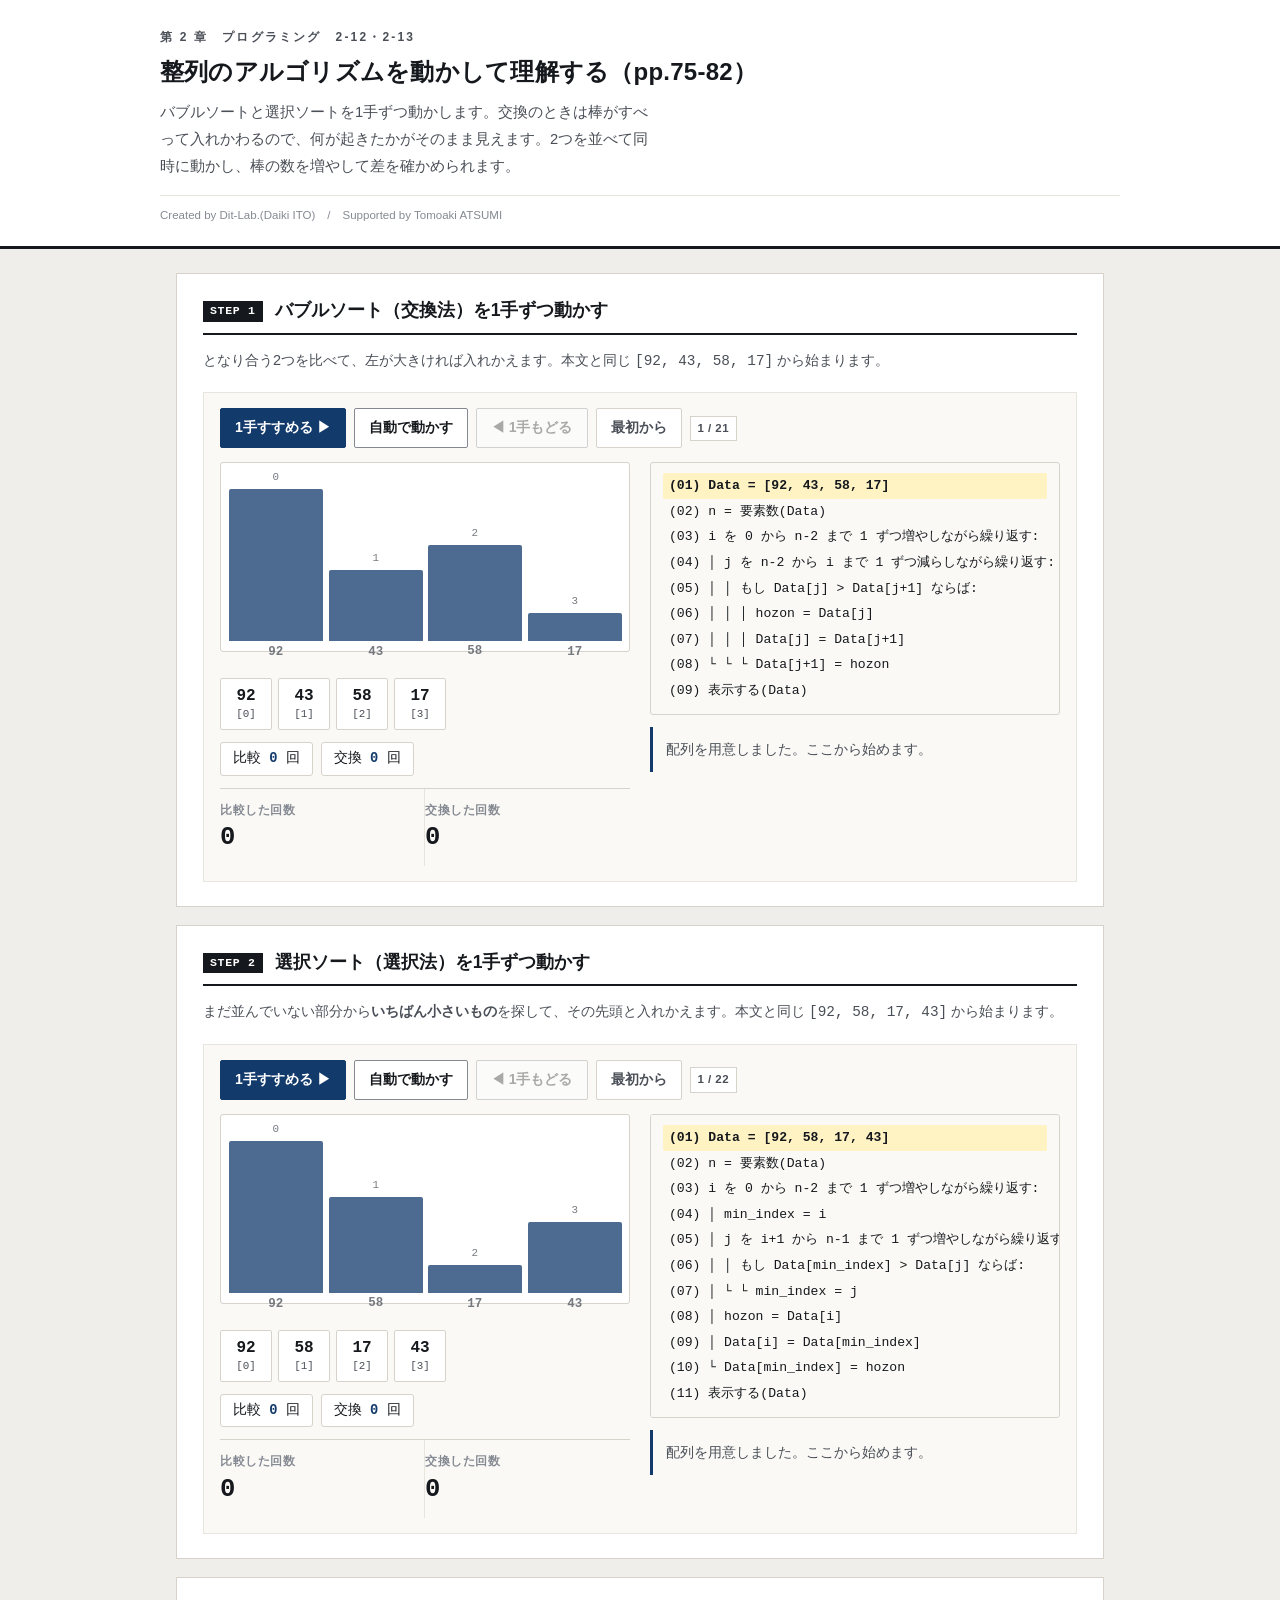
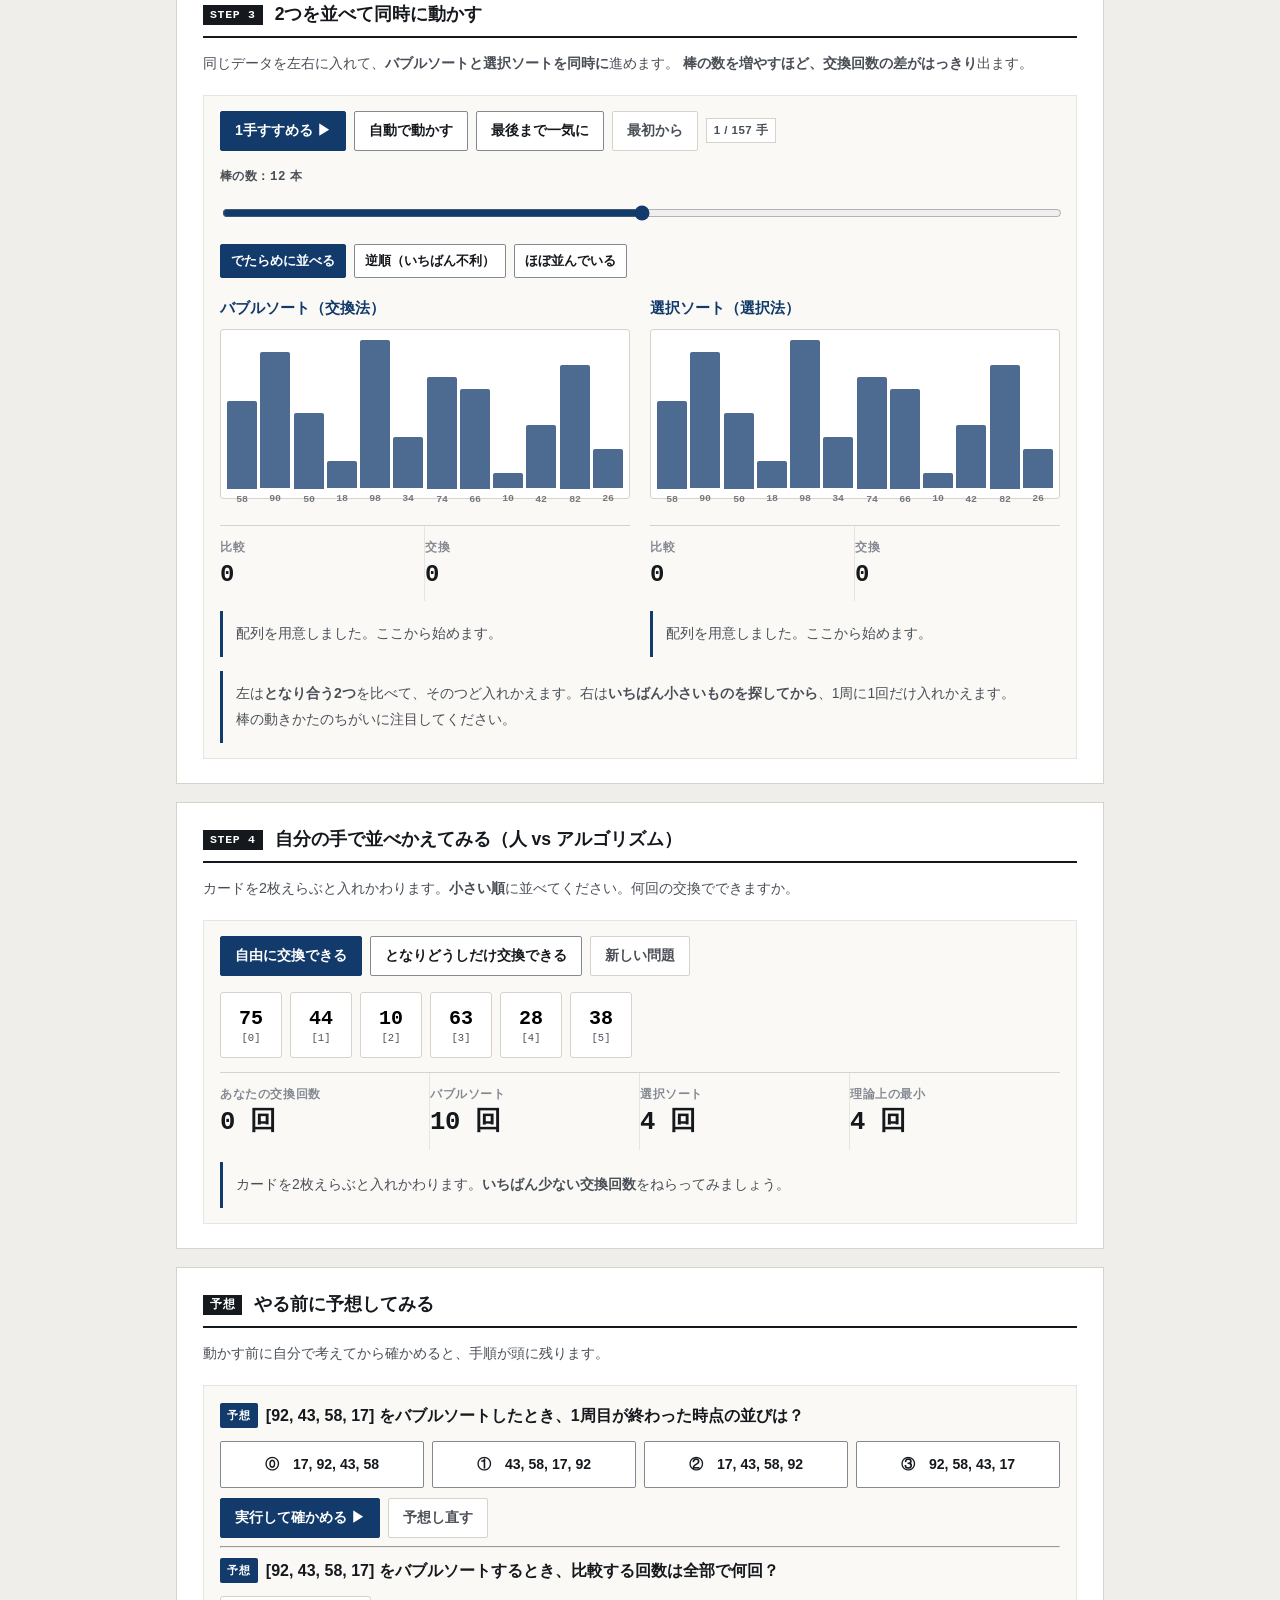
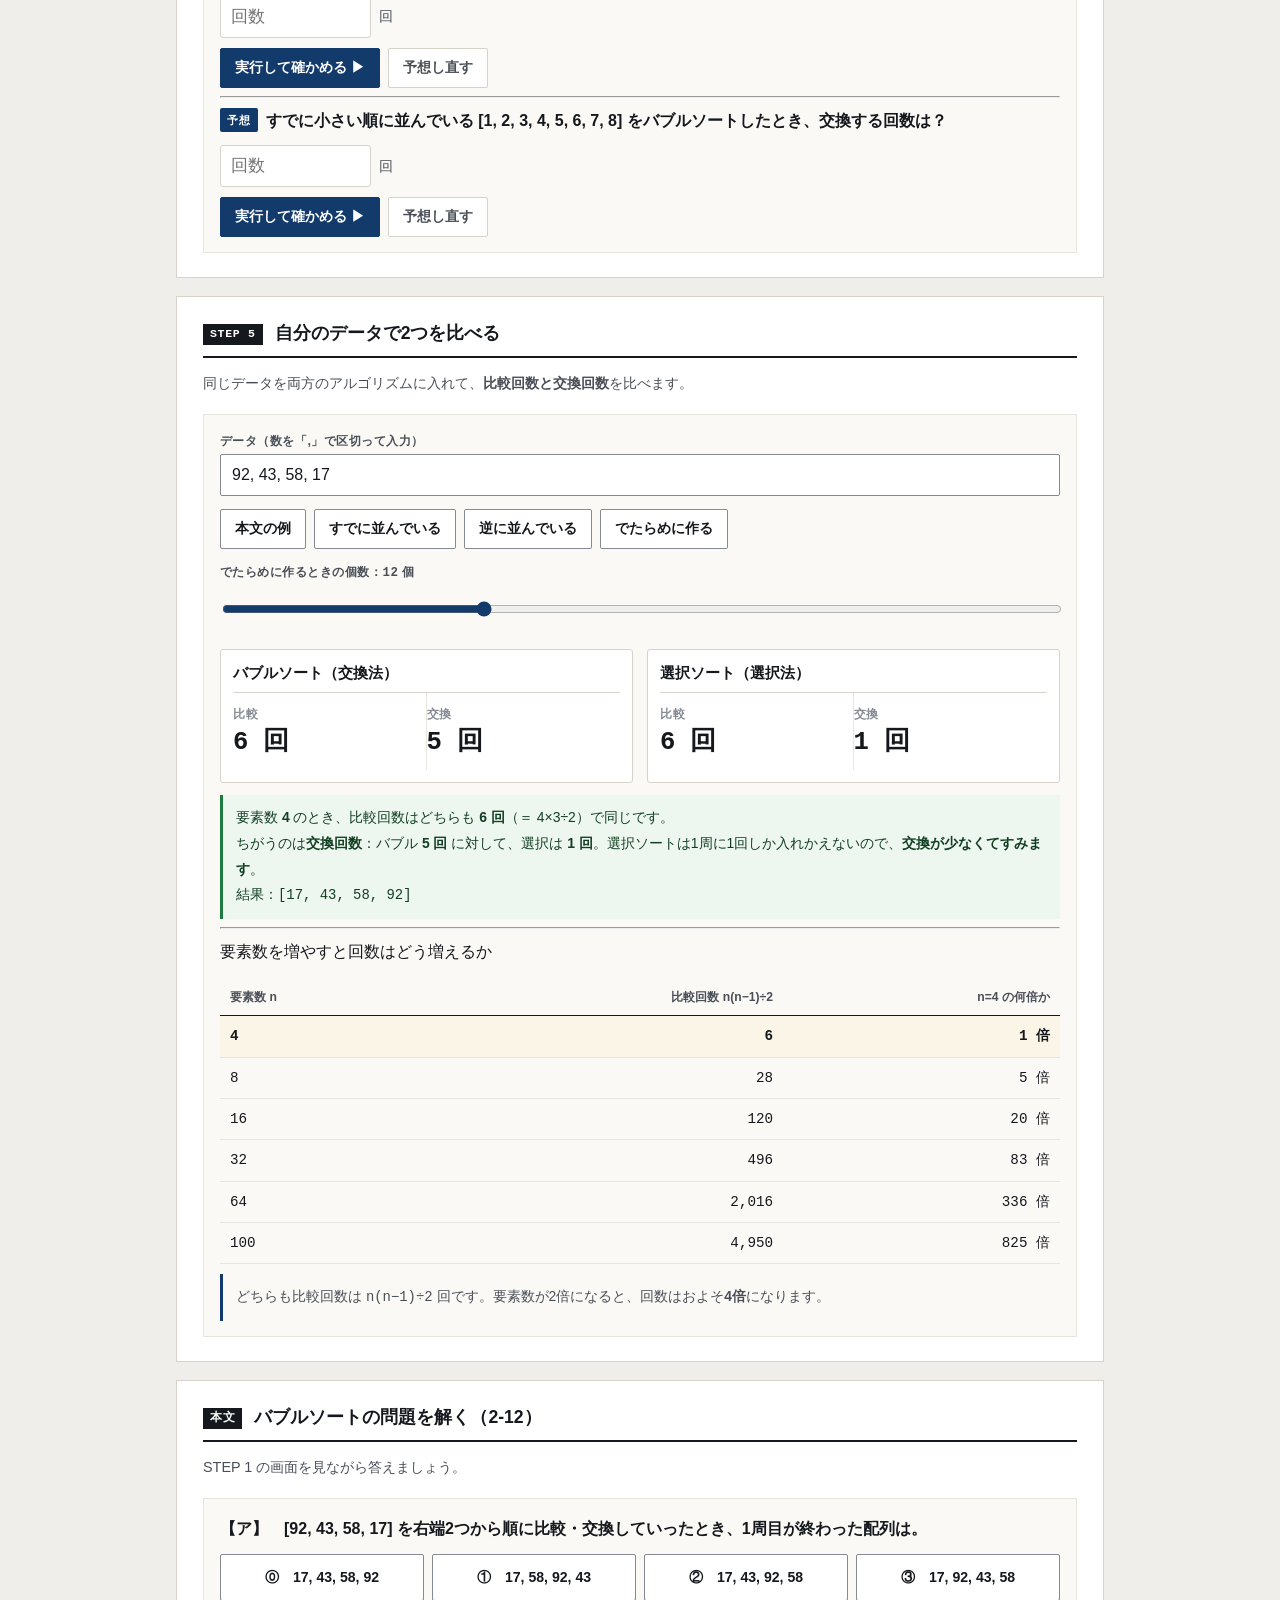
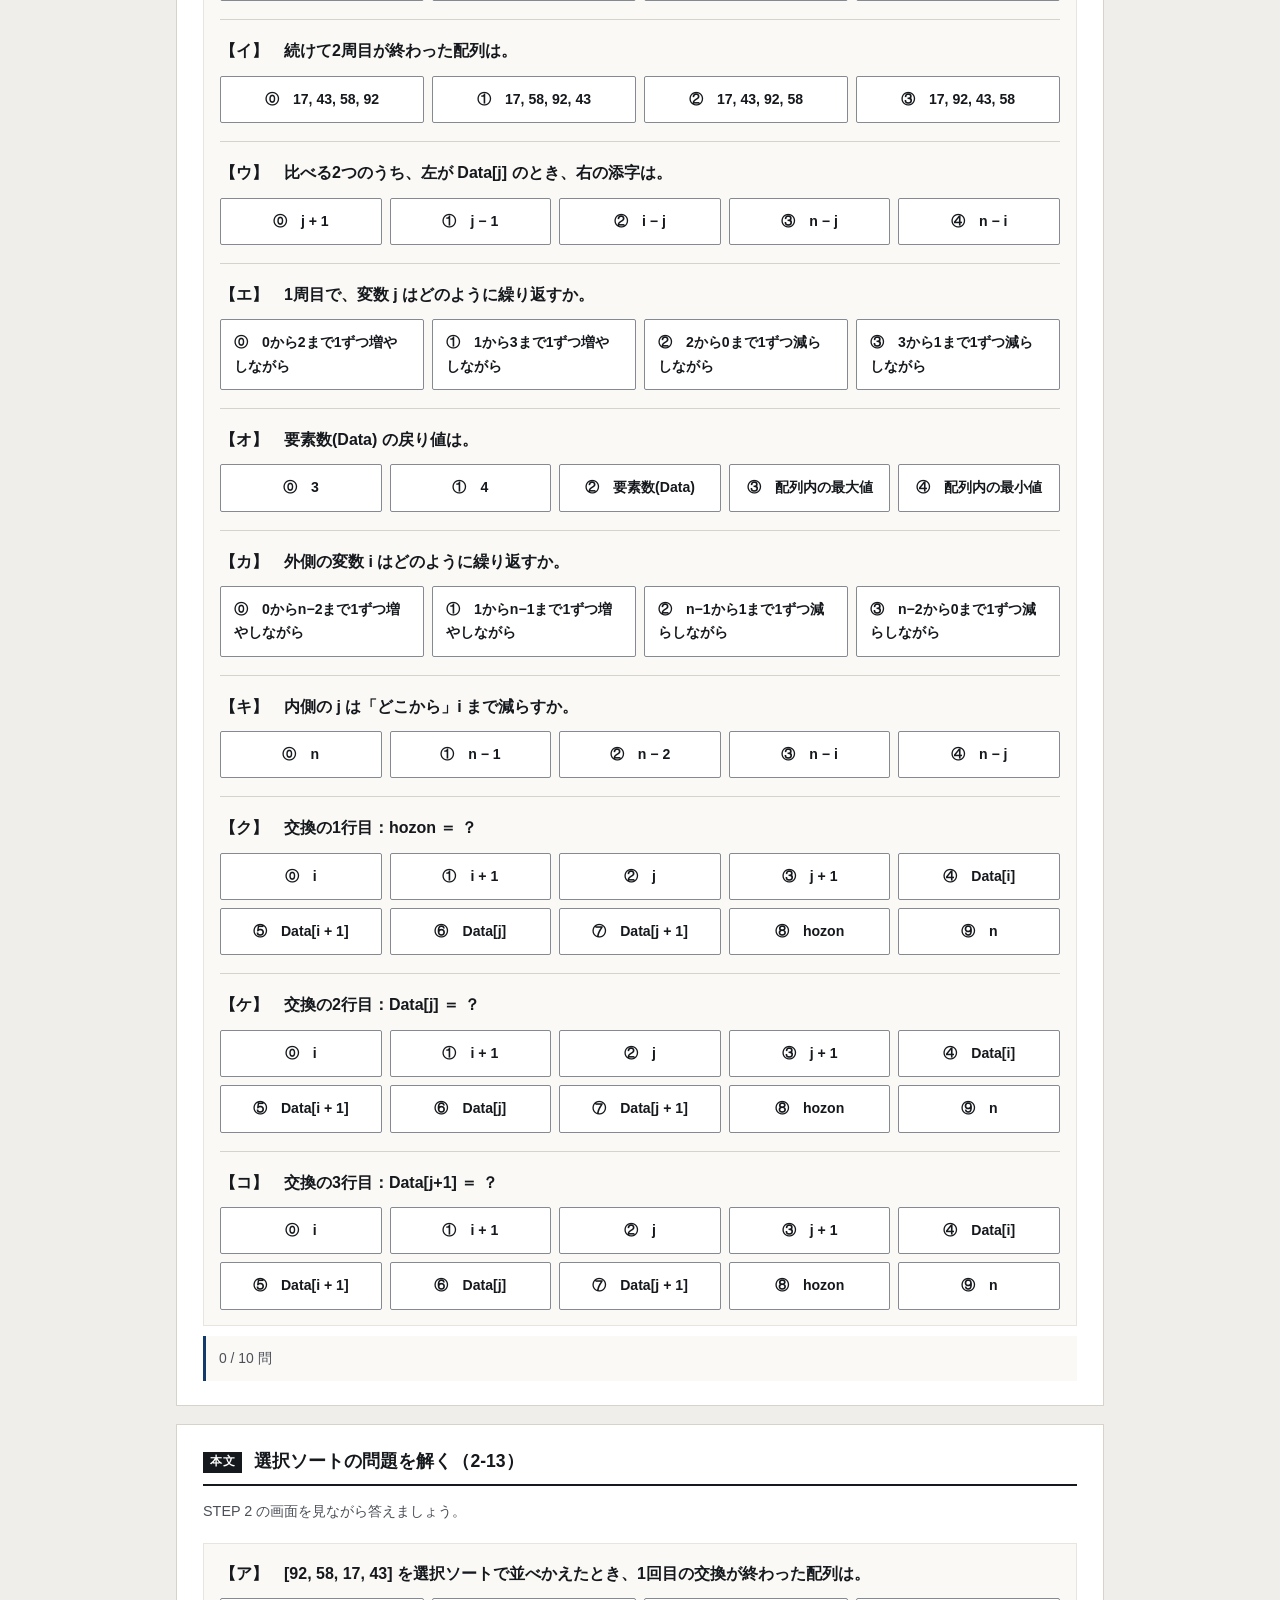
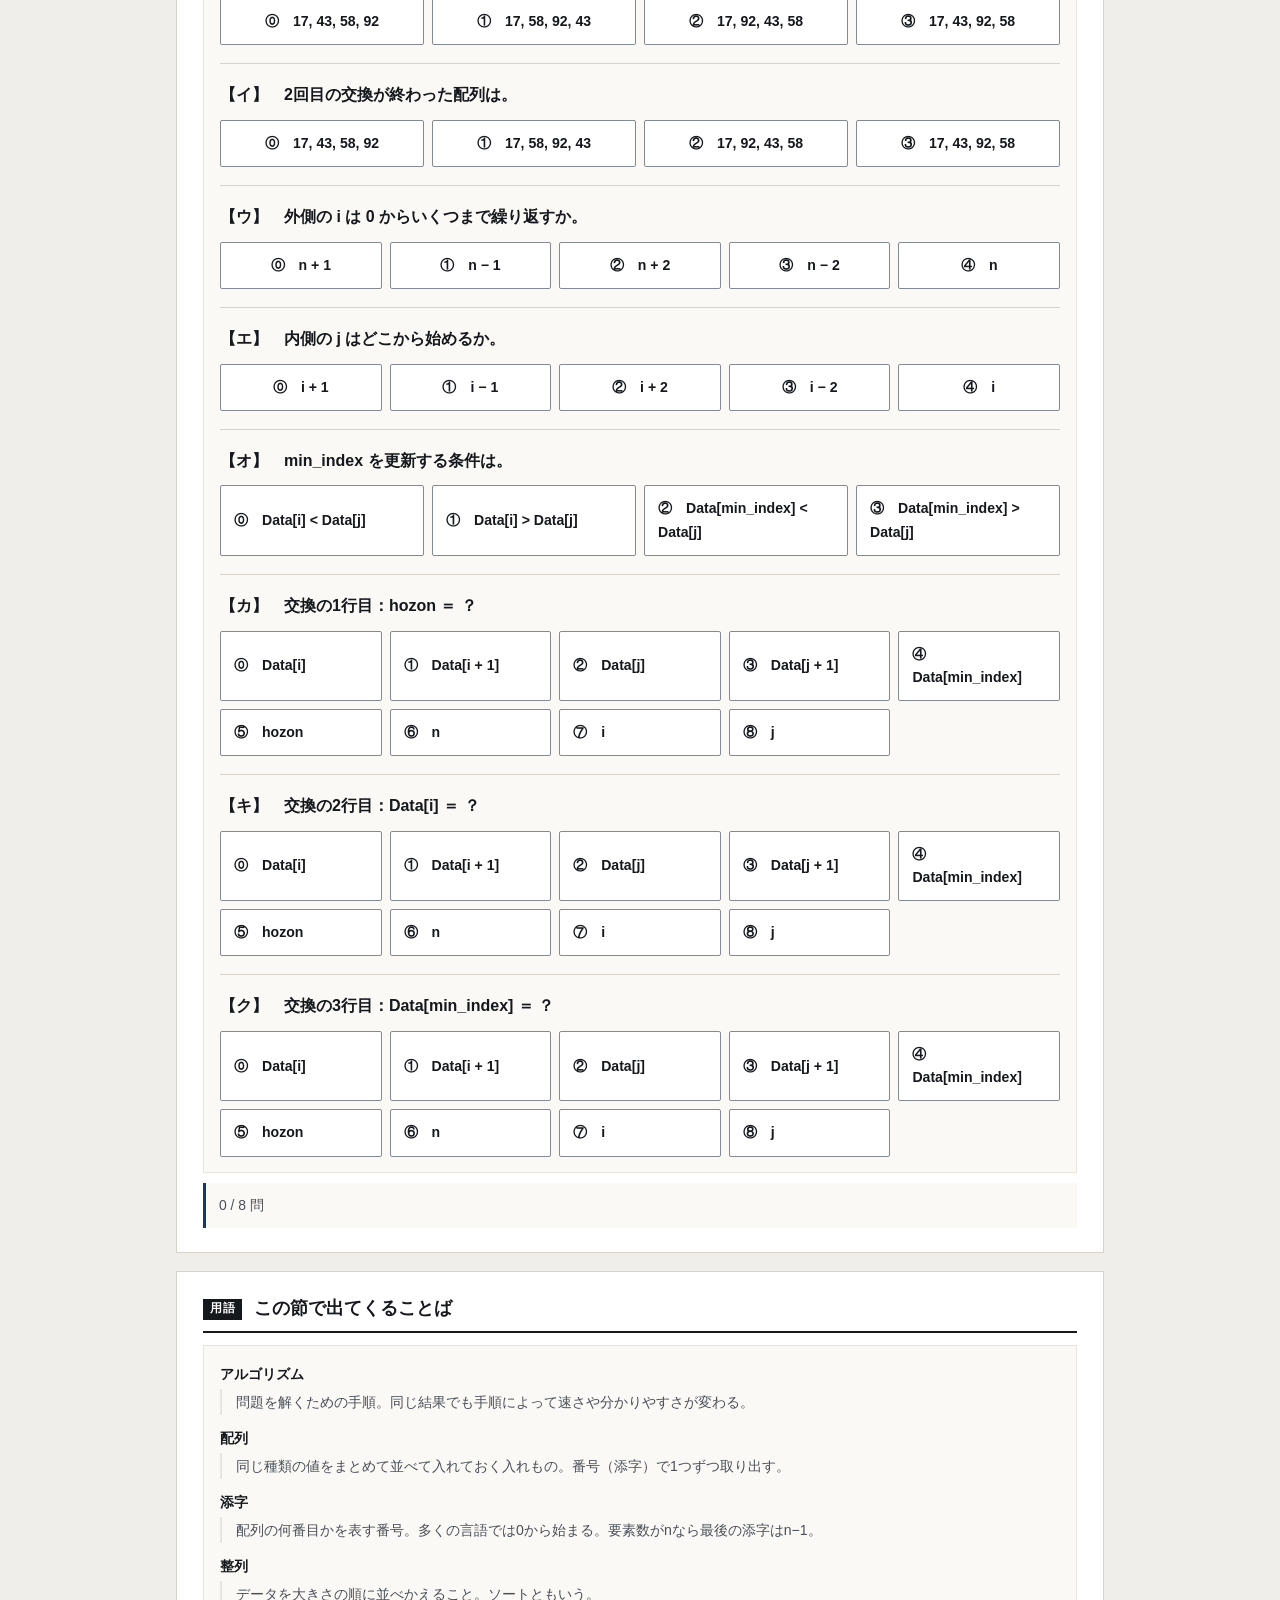
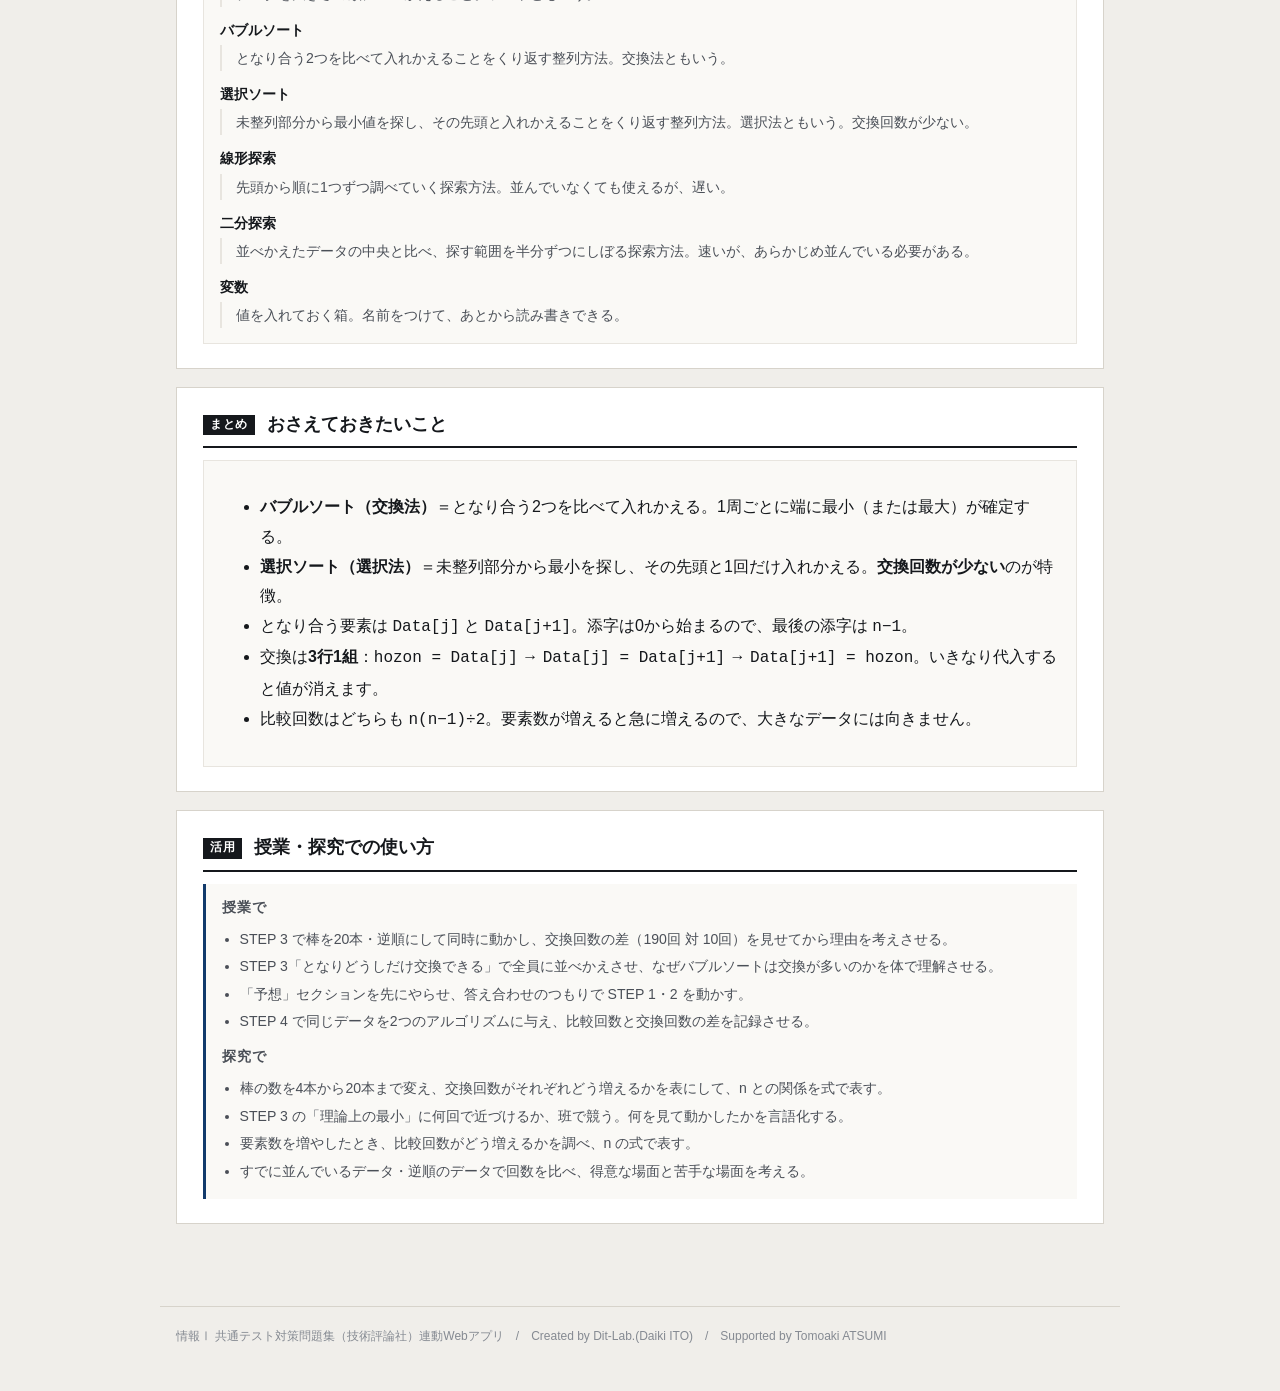
<file: index.html>
<!DOCTYPE html>
<html lang="ja">
<head>
<meta charset="UTF-8">
<meta name="viewport" content="width=device-width, initial-scale=1.0">
<title>整列のアルゴリズムを動かして理解する｜情報Ⅰ共通テスト対策問題集</title>
<meta name="description" content="バブルソートと選択ソートを1手ずつ動かします。交換のときは棒がすべって入れかわるので、何が起きたかがそのまま見えます。2つを並べて同時に動かし、棒の数を増やして差を確かめられます。">
<link rel="icon" href="data:image/svg+xml,%3Csvg xmlns=%22http://www.w3.org/2000/svg%22 viewBox=%220 0 32 32%22%3E%3Crect width=%2232%22 height=%2232%22 fill=%22%2315181c%22/%3E%3Ctext x=%2216%22 y=%2222%22 font-size=%2218%22 font-family=%22monospace%22 fill=%22%23fff%22 text-anchor=%22middle%22%3E01%3C/text%3E%3C/svg%3E">
<link rel="stylesheet" href="css/style.css?v=88681cd4">
<link rel="stylesheet" href="css/app.css?v=d3613fad">
</head>
<body>

<header class="app-header">
  <div class="inner">
    <span class="eyebrow">第 2 章　プログラミング　2-12・2-13</span>
    <h1>整列のアルゴリズムを動かして理解する（pp.75-82）</h1>
    <p class="lead">バブルソートと選択ソートを1手ずつ動かします。交換のときは棒がすべって入れかわるので、何が起きたかがそのまま見えます。2つを並べて同時に動かし、棒の数を増やして差を確かめられます。</p>
    <p class="credit">Created by Dit-Lab.(Daiki ITO)　/　Supported by Tomoaki ATSUMI</p>
  </div>
</header>

<main class="wrap">
  <section class="step" id="step1">
    <h2><span class="no">STEP 1</span>バブルソート（交換法）を1手ずつ動かす</h2>
    <p class="desc">となり合う2つを比べて、左が大きければ入れかえます。本文と同じ <span class="mono">[92, 43, 58, 17]</span> から始まります。</p>
    <div class="panel">
      <div class="btn-row" style="flex-wrap:wrap">
        <button class="btn primary" id="bStep">1手すすめる ▶</button>
        <button class="btn" id="bPlay">自動で動かす</button>
        <button class="btn" id="bBack">◀ 1手もどる</button>
        <button class="btn ghost" id="bReset">最初から</button>
        <span class="badge" id="bProg"></span>
      </div>
      <div class="grid c2" style="margin-top:14px">
        <div>
          <div class="bars" id="bBars"></div>
          <div class="arr" id="bArr"></div>
          <div class="vars" id="bVars"></div>
          <div class="metrics" style="margin-top:12px">
            <div class="metric"><div class="k">比較した回数</div><div class="v" id="bCmp">0</div></div>
            <div class="metric"><div class="k">交換した回数</div><div class="v" id="bSwp">0</div></div>
          </div>
        </div>
        <div>
          <pre class="code" id="bCode"></pre>
          <div class="note" id="bNote" style="margin-top:12px"></div>
        </div>
      </div>
    </div>
  </section>

  <section class="step" id="step2">
    <h2><span class="no">STEP 2</span>選択ソート（選択法）を1手ずつ動かす</h2>
    <p class="desc">まだ並んでいない部分から<strong>いちばん小さいもの</strong>を探して、その先頭と入れかえます。本文と同じ <span class="mono">[92, 58, 17, 43]</span> から始まります。</p>
    <div class="panel">
      <div class="btn-row" style="flex-wrap:wrap">
        <button class="btn primary" id="sStep">1手すすめる ▶</button>
        <button class="btn" id="sPlay">自動で動かす</button>
        <button class="btn" id="sBack">◀ 1手もどる</button>
        <button class="btn ghost" id="sReset">最初から</button>
        <span class="badge" id="sProg"></span>
      </div>
      <div class="grid c2" style="margin-top:14px">
        <div>
          <div class="bars" id="sBars"></div>
          <div class="arr" id="sArr"></div>
          <div class="vars" id="sVars"></div>
          <div class="metrics" style="margin-top:12px">
            <div class="metric"><div class="k">比較した回数</div><div class="v" id="sCmp">0</div></div>
            <div class="metric"><div class="k">交換した回数</div><div class="v" id="sSwp">0</div></div>
          </div>
        </div>
        <div>
          <pre class="code" id="sCode"></pre>
          <div class="note" id="sNote" style="margin-top:12px"></div>
        </div>
      </div>
    </div>
  </section>


  <section class="step" id="stepDuel">
    <h2><span class="no">STEP 3</span>2つを並べて同時に動かす</h2>
    <p class="desc">同じデータを左右に入れて、<strong>バブルソートと選択ソートを同時に</strong>進めます。
      <strong>棒の数を増やすほど、交換回数の差がはっきり</strong>出ます。</p>
    <div class="panel">
      <div class="btn-row" style="flex-wrap:wrap">
        <button class="btn primary" id="dStep">1手すすめる ▶</button>
        <button class="btn" id="dPlay">自動で動かす</button>
        <button class="btn" id="dEnd">最後まで一気に</button>
        <button class="btn ghost" id="dReset">最初から</button>
        <span class="badge" id="dProg"></span>
      </div>
      <label class="fld" for="dN" style="margin-top:14px">棒の数：<span class="mono" id="dNv">12</span> 本</label>
      <input type="range" id="dN" min="4" max="20" step="1" value="12">
      <div class="btn-row" style="flex-wrap:wrap;margin-top:4px">
        <button class="btn sm primary" data-dgen="rand">でたらめに並べる</button>
        <button class="btn sm" data-dgen="rev">逆順（いちばん不利）</button>
        <button class="btn sm" data-dgen="near">ほぼ並んでいる</button>
      </div>

      <div class="duel" style="margin-top:16px">
        <div class="lane">
          <p class="lanetitle">バブルソート（交換法）</p>
          <div class="bars" id="dbBars"></div>
          <div class="metrics">
            <div class="metric"><div class="k">比較</div><div class="v" id="dbCmp">0</div></div>
            <div class="metric"><div class="k">交換</div><div class="v" id="dbSwp">0</div></div>
          </div>
          <div class="note" id="dbNote" style="margin-top:10px"></div>
        </div>
        <div class="lane">
          <p class="lanetitle">選択ソート（選択法）</p>
          <div class="bars" id="dsBars"></div>
          <div class="metrics">
            <div class="metric"><div class="k">比較</div><div class="v" id="dsCmp">0</div></div>
            <div class="metric"><div class="k">交換</div><div class="v" id="dsSwp">0</div></div>
          </div>
          <div class="note" id="dsNote" style="margin-top:10px"></div>
        </div>
      </div>
      <div class="note" id="dNote" style="margin-top:14px"></div>
    </div>
  </section>

  <section class="step" id="stepHand">
    <h2><span class="no">STEP 4</span>自分の手で並べかえてみる（人 vs アルゴリズム）</h2>
    <p class="desc">カードを2枚えらぶと入れかわります。<strong>小さい順</strong>に並べてください。何回の交換でできますか。</p>
    <div class="panel">
      <div class="btn-row" style="flex-wrap:wrap">
        <button class="btn primary" data-hmode="free">自由に交換できる</button>
        <button class="btn" data-hmode="near">となりどうしだけ交換できる</button>
        <button class="btn ghost" id="hNew">新しい問題</button>
      </div>
      <div class="hand" id="hCards" style="margin-top:16px"></div>
      <div class="metrics" style="margin-top:14px">
        <div class="metric"><div class="k">あなたの交換回数</div><div class="v" id="hSwp">0</div></div>
        <div class="metric"><div class="k">バブルソート</div><div class="v" id="hBub">—</div></div>
        <div class="metric"><div class="k">選択ソート</div><div class="v" id="hSel">—</div></div>
        <div class="metric"><div class="k">理論上の最小</div><div class="v" id="hMin">—</div></div>
      </div>
      <div class="note" id="hNote" style="margin-top:12px"></div>
    </div>
  </section>

  <section class="step" id="stepGuess">
    <h2><span class="no">予想</span>やる前に予想してみる</h2>
    <p class="desc">動かす前に自分で考えてから確かめると、手順が頭に残ります。</p>
    <div class="panel">
      <div id="pd1"></div>
      <hr class="sep">
      <div id="pd2"></div>
      <hr class="sep">
      <div id="pd3"></div>
    </div>
  </section>

  <section class="step" id="step3">
    <h2><span class="no">STEP 5</span>自分のデータで2つを比べる</h2>
    <p class="desc">同じデータを両方のアルゴリズムに入れて、<strong>比較回数と交換回数</strong>を比べます。</p>
    <div class="panel">
      <div class="btn-row" style="align-items:flex-end;flex-wrap:wrap;gap:10px">
        <label class="fld" for="dataIn" style="flex:1;min-width:16em">データ（数を「,」で区切って入力）<br>
          <input type="text" id="dataIn" class="mono" style="width:100%" value="92, 43, 58, 17"></label>
      </div>
      <div class="btn-row" style="margin-top:8px;flex-wrap:wrap">
        <button class="btn" data-set="92, 43, 58, 17">本文の例</button>
        <button class="btn" data-set="1, 2, 3, 4, 5, 6, 7, 8">すでに並んでいる</button>
        <button class="btn" data-set="8, 7, 6, 5, 4, 3, 2, 1">逆に並んでいる</button>
        <button class="btn" id="randData">でたらめに作る</button>
      </div>
      <label class="fld" for="nData" style="margin-top:12px">でたらめに作るときの個数：<span class="mono" id="nDataV">12</span> 個</label>
      <input type="range" id="nData" min="4" max="30" step="1" value="12">
      <div class="race" id="raceBox" style="margin-top:14px"></div>
      <div class="note" id="raceNote" style="margin-top:12px"></div>
      <hr class="sep">
      <p class="qhead">要素数を増やすと回数はどう増えるか</p>
      <div class="tbl-scroll"><table class="tbl" id="growTable"></table></div>
      <div class="note info" style="margin-top:10px">
        どちらも比較回数は <span class="mono">n(n−1)÷2</span> 回です。要素数が2倍になると、回数はおよそ<strong>4倍</strong>になります。
      </div>
    </div>
  </section>

  <section class="step" id="step4">
    <h2><span class="no">本文</span>バブルソートの問題を解く（2-12）</h2>
    <p class="desc">STEP 1 の画面を見ながら答えましょう。</p>
    <div class="panel" id="q12Box"></div>
    <div class="note" id="q12Note" style="margin-top:10px"></div>
  </section>

  <section class="step" id="step5">
    <h2><span class="no">本文</span>選択ソートの問題を解く（2-13）</h2>
    <p class="desc">STEP 2 の画面を見ながら答えましょう。</p>
    <div class="panel" id="q13Box"></div>
    <div class="note" id="q13Note" style="margin-top:10px"></div>
  </section>

  <section class="step" id="glossary">
    <h2><span class="no">用語</span>この節で出てくることば</h2>
    <div class="panel"><div id="glossBox"></div></div>
  </section>

  <section class="step" id="wrap">
    <h2><span class="no">まとめ</span>おさえておきたいこと</h2>
    <div class="panel">
      <ul class="bullets">
        <li><strong>バブルソート（交換法）</strong>＝となり合う2つを比べて入れかえる。1周ごとに端に最小（または最大）が確定する。</li>
        <li><strong>選択ソート（選択法）</strong>＝未整列部分から最小を探し、その先頭と1回だけ入れかえる。<strong>交換回数が少ない</strong>のが特徴。</li>
        <li>となり合う要素は <span class="mono">Data[j]</span> と <span class="mono">Data[j+1]</span>。添字は0から始まるので、最後の添字は <span class="mono">n−1</span>。</li>
        <li>交換は<strong>3行1組</strong>：<span class="mono">hozon = Data[j]</span> → <span class="mono">Data[j] = Data[j+1]</span> → <span class="mono">Data[j+1] = hozon</span>。いきなり代入すると値が消えます。</li>
        <li>比較回数はどちらも <span class="mono">n(n−1)÷2</span>。要素数が増えると急に増えるので、大きなデータには向きません。</li>
      </ul>
    </div>
  </section>

  <section class="step">
    <h2><span class="no">活用</span>授業・探究での使い方</h2>
    <div class="use-note">
      <h3>授業で</h3>
      <ul>
        <li>STEP 3 で棒を20本・逆順にして同時に動かし、交換回数の差（190回 対 10回）を見せてから理由を考えさせる。</li>
        <li>STEP 3「となりどうしだけ交換できる」で全員に並べかえさせ、なぜバブルソートは交換が多いのかを体で理解させる。</li>
        <li>「予想」セクションを先にやらせ、答え合わせのつもりで STEP 1・2 を動かす。</li>
        <li>STEP 4 で同じデータを2つのアルゴリズムに与え、比較回数と交換回数の差を記録させる。</li>
      </ul>
      <h3 style="margin-top:12px">探究で</h3>
      <ul>
        <li>棒の数を4本から20本まで変え、交換回数がそれぞれどう増えるかを表にして、n との関係を式で表す。</li>
        <li>STEP 3 の「理論上の最小」に何回で近づけるか、班で競う。何を見て動かしたかを言語化する。</li>
        <li>要素数を増やしたとき、比較回数がどう増えるかを調べ、n の式で表す。</li>
        <li>すでに並んでいるデータ・逆順のデータで回数を比べ、得意な場面と苦手な場面を考える。</li>
      </ul>
    </div>
  </section>

</main>

<footer class="app-footer">
  情報Ⅰ 共通テスト対策問題集（技術評論社）連動Webアプリ　/　Created by Dit-Lab.(Daiki ITO)　/　Supported by Tomoaki ATSUMI
</footer>

<script src="js/terms.js?v=867e9694"></script>
<script src="js/quiz.js?v=13402362"></script>
<script src="js/predict.js?v=1b9c8bf0"></script>
<script src="js/app.js?v=490d5cbd"></script>
</body>
</html>
</file>
<file: css/style.css>
/* =========================================================
   情報Ⅰ 共通テスト対策問題集 — Web アプリ共通スタイル
   紙面（参考書）に寄せた設計。装飾色は使わず、色は意味を持つときだけ。
   ========================================================= */

:root{
  --paper:#ffffff;
  --paper-2:#faf9f6;      /* うすい紙 */
  --bg:#f0eeea;           /* 台紙 */
  --ink:#15181c;
  --ink-2:#4a4f57;
  --ink-3:#858a92;
  --rule:#d7d3cb;
  /* 旧名のまま書かれているアプリ用の別名（未定義だと枠線や文字色が消えるため） */
  --line: var(--rule);
  --muted: var(--ink-2);
  --sans: var(--font);         /* 罫線 */
  --rule-2:#e8e5df;
  --accent:#123a6b;       /* 濃紺。主要操作と現在地だけに使う */
  --accent-w:#e9eef6;
  --zero:#c0392b;         /* 左＝0 */
  --one:#1d4ed8;          /* 右＝1 */
  --ok:#1f7a3d;   --ok-bg:#eef6f0;
  --ng:#b3261e;   --ng-bg:#fbefee;
  --warn:#8a5a00; --warn-bg:#fbf5e8;
  --font:"Hiragino Kaku Gothic ProN","Hiragino Sans","Yu Gothic Medium","Yu Gothic",
         "Noto Sans JP",Meiryo,-apple-system,BlinkMacSystemFont,sans-serif;
  --mono:"SFMono-Regular",Menlo,Consolas,"Courier New",monospace;
}

*{box-sizing:border-box}
[hidden]{display:none !important}
html{-webkit-text-size-adjust:100%}
body{
  margin:0; background:var(--bg); color:var(--ink);
  font-family:var(--font); font-size:16px; line-height:1.85;
  font-feature-settings:"palt" 1;
}
h1,h2,h3,h4{line-height:1.45; margin:0; font-weight:700}
p{margin:0 0 .75em} p:last-child{margin-bottom:0}
a{color:var(--accent)}

/* ---------- 標題 ---------- */
.app-header{background:var(--paper); border-bottom:3px solid var(--ink); padding:26px 20px 20px}
.app-header .inner{max-width:960px; margin:0 auto}
.app-header .eyebrow{
  font-size:.75rem; font-weight:700; color:var(--ink-2); letter-spacing:.18em;
  display:block; margin-bottom:7px;
}
.app-header h1{font-size:1.5rem; letter-spacing:.01em}
.app-header .lead{font-size:.92rem; color:var(--ink-2); margin-top:9px; max-width:60ch}
.app-header .credit{
  font-size:.72rem; color:var(--ink-3); margin-top:14px;
  padding-top:9px; border-top:1px solid var(--rule-2);
}

/* ---------- 版面 ---------- */
.wrap{max-width:960px; margin:0 auto; padding:24px 16px 64px}
.step{background:var(--paper); border:1px solid var(--rule); padding:24px 26px; margin-bottom:18px}
.step > h2{
  display:flex; align-items:baseline; gap:12px; font-size:1.1rem;
  padding-bottom:9px; border-bottom:2px solid var(--ink); margin-bottom:12px;
}
.step > h2 .no{
  flex:none; font-family:var(--mono); font-size:.72rem; font-weight:700;
  background:var(--ink); color:var(--paper); padding:2px 7px; letter-spacing:.06em;
  position:relative; top:-2px;
}
.step > .desc{color:var(--ink-2); font-size:.9rem; margin-bottom:18px}
.step[hidden]{display:none}

.grid{display:grid; gap:20px}
.grid > *{min-width:0}          /* 子の中身で列が広がるのを防ぐ */
@media(min-width:800px){ .grid.c2{grid-template-columns:1fr 1fr} }
@media(min-width:800px){ .grid.c21{grid-template-columns:1.45fr 1fr} }

.panel{border:1px solid var(--rule-2); background:var(--paper-2); padding:15px 16px; min-width:0}
.panel > h3{
  font-size:.8rem; font-weight:700; color:var(--ink-2); letter-spacing:.08em;
  margin-bottom:12px; padding-bottom:6px; border-bottom:1px solid var(--rule);
}

/* ---------- 部品 ---------- */
.btn{
  appearance:none; border:1px solid var(--ink-3); background:var(--paper); color:var(--ink);
  font-family:inherit; font-size:.88rem; font-weight:700; padding:8px 14px;
  border-radius:2px; cursor:pointer; min-height:40px; line-height:1.4;
  transition:background .12s, border-color .12s, color .12s;
}
.btn:hover:not(:disabled){background:var(--accent-w); border-color:var(--accent); color:var(--accent)}
.btn:disabled{opacity:.35; cursor:not-allowed}
.btn.primary{background:var(--accent); color:var(--paper); border-color:var(--accent)}
.btn.primary:hover:not(:disabled){background:#0d2c53; color:var(--paper)}
.btn.ghost{border-color:var(--rule); color:var(--ink-2)}
.btn.sm{font-size:.8rem; padding:5px 10px; min-height:34px}
.btn-row{display:flex; flex-wrap:wrap; gap:8px; align-items:center}

/* タブ（見出し下線式） */
.seg{display:flex; gap:0; border-bottom:1px solid var(--rule)}
.seg button{
  appearance:none; border:0; background:transparent; font-family:inherit; font-size:.88rem;
  font-weight:700; color:var(--ink-3); padding:9px 4px; margin-right:26px; cursor:pointer;
  border-bottom:3px solid transparent; margin-bottom:-1px; min-height:40px;
}
.seg button:hover{color:var(--ink-2)}
.seg button[aria-pressed="true"]{color:var(--ink); border-bottom-color:var(--accent)}

label.fld{display:block; font-size:.78rem; font-weight:700; color:var(--ink-2); margin-bottom:5px; letter-spacing:.04em}
input[type=text], textarea, input[type=number]{
  width:100%; font-family:inherit; font-size:1rem; color:var(--ink);
  border:1px solid var(--ink-3); border-radius:2px; padding:9px 11px;
  background:var(--paper); min-height:42px;
}
input:focus, textarea:focus{outline:2px solid var(--accent); outline-offset:-1px; border-color:var(--accent)}
.btn:focus-visible, .seg button:focus-visible, .node-card:focus-visible{outline:2px solid var(--accent); outline-offset:2px}
textarea{resize:vertical; line-height:1.7}
.mono{font-family:var(--mono)}

table.tbl{width:100%; border-collapse:collapse; font-size:.89rem}
table.tbl th, table.tbl td{border-bottom:1px solid var(--rule-2); padding:7px 10px; text-align:right}
table.tbl th:first-child, table.tbl td:first-child{text-align:left}
table.tbl thead th{border-bottom:1.5px solid var(--ink); font-size:.76rem; color:var(--ink-2); font-weight:700; white-space:nowrap}
.tbl-scroll{overflow-x:auto; -webkit-overflow-scrolling:touch; max-width:100%}

.note{padding:10px 13px; font-size:.87rem; border-left:3px solid var(--ink-3); background:var(--paper-2); overflow-wrap:break-word; word-break:break-word}
.note.ok{background:var(--ok-bg); border-left-color:var(--ok); color:#123f22}
.note.ng{background:var(--ng-bg); border-left-color:var(--ng); color:#6d1a15}
.note.info{background:var(--paper-2); border-left-color:var(--accent); color:var(--ink-2)}
.note.warn{background:var(--warn-bg); border-left-color:var(--warn); color:#5c3d00}
.note[hidden]{display:none}

.badge{
  display:inline-block; font-size:.72rem; font-weight:700; padding:1px 7px;
  border:1px solid var(--rule); color:var(--ink-2); background:var(--paper); letter-spacing:.04em;
}

/* 数値は罫線で仕切るだけ。カードにしない */
.metrics{display:flex; flex-wrap:wrap; gap:0; border-top:1px solid var(--rule)}
.metric{flex:1 1 130px; padding:11px 14px 11px 0; border-right:1px solid var(--rule-2)}
.metric:last-child{border-right:0}
.metric .k{font-size:.74rem; color:var(--ink-3); font-weight:700; letter-spacing:.05em}
.metric .v{font-size:1.6rem; font-weight:700; line-height:1.3; font-family:var(--mono); letter-spacing:-.01em}
.metric .s{font-size:.76rem; color:var(--ink-2)}

.bit0{color:var(--zero); font-weight:700}
.bit1{color:var(--one); font-weight:700}

.app-footer{
  max-width:960px; margin:0 auto; padding:18px 16px 44px; color:var(--ink-3);
  font-size:.75rem; border-top:1px solid var(--rule);
}
.sr-only{position:absolute;width:1px;height:1px;overflow:hidden;clip:rect(0 0 0 0);white-space:nowrap}

@media(max-width:640px){
  body{font-size:15px}
  .app-header{padding:20px 16px 16px}
  .app-header h1{font-size:1.16rem}
  .wrap{padding:16px 12px 52px}
  .step{padding:18px 15px}
  .seg button{margin-right:18px; font-size:.84rem}
  .metric{flex-basis:50%; border-right:0}
}
@media (prefers-reduced-motion:reduce){ *{animation:none!important; transition:none!important} }

/* ---------- 自分のデータ・共有・印刷 ---------- */
.toolbar{display:flex; flex-wrap:wrap; gap:8px; align-items:center; margin-top:12px;
  padding-top:12px; border-top:1px solid var(--rule-2)}
.toolbar .hint{font-size:.78rem; color:var(--ink-3)}
.paste-area{width:100%; min-height:110px; font-family:var(--mono); font-size:.86rem}
.use-note{background:var(--paper-2); border-left:3px solid var(--accent); padding:14px 16px; font-size:.88rem}
.use-note h3{font-size:.86rem; letter-spacing:.06em; margin-bottom:8px; color:var(--ink-2)}
.use-note ol, .use-note ul{margin:0; padding-left:1.25em; line-height:1.95; color:var(--ink-2)}

@media print{
  body{background:#fff}
  .app-header{border-bottom:2px solid #000}
  .step{border:1px solid #bbb; break-inside:avoid; page-break-inside:avoid; margin-bottom:12px}
  .btn, .seg, .toolbar, input[type=range]{display:none !important}
  .note{border-left-width:2px}
  a[href]:after{content:""}
}

/* ---------- 入力グリッド ---------- */
.dg-scroll{overflow:auto; -webkit-overflow-scrolling:touch; border:1px solid var(--rule); background:var(--paper); max-height:420px}
table.dg{border-collapse:collapse; font-family:var(--mono); font-size:.9rem; min-width:100%}
table.dg th, table.dg td{border:1px solid var(--rule-2); padding:0}
table.dg thead th{background:var(--paper-2); position:sticky; top:0; z-index:2}
table.dg .dg-n{background:var(--paper-2); color:var(--ink-3); font-size:.76rem; font-weight:400;
  text-align:center; min-width:34px; padding:0 4px; position:sticky; left:0; z-index:1}
table.dg .dg-corner{background:var(--paper-2); min-width:34px; position:sticky; left:0; z-index:3}
table.dg .dg-act{background:var(--paper-2); width:34px}
.dg-h, .dg-c{width:100%; min-width:96px; border:0; background:transparent; font-family:inherit;
  font-size:.9rem; padding:8px 9px; color:var(--ink); min-height:38px}
.dg-h{font-weight:700; font-family:var(--font); font-size:.82rem; color:var(--ink-2)}
.dg-c.num{text-align:right}
.dg-c:focus, .dg-h:focus{outline:2px solid var(--accent); outline-offset:-2px; background:var(--accent-w)}
.dg-del{border:0; background:transparent; color:var(--ink-3); cursor:pointer; width:32px; height:34px; font-size:1rem}
.dg-del:hover{color:var(--ng)}
.dg-tools{display:flex; flex-wrap:wrap; gap:8px; align-items:center; margin-top:10px}
.dg-hint{font-size:.76rem; color:var(--ink-3)}

/* ---------- ファイル読み込み ---------- */
.filebox{display:flex; flex-wrap:wrap; gap:10px; align-items:center; padding:12px;
  border:1px dashed var(--rule); background:var(--paper-2)}
.filebox input[type=file]{font-size:.85rem; font-family:inherit; max-width:100%}
.filebox .sel{max-width:220px}
.filelabel{display:inline-flex; align-items:center; gap:6px; font-size:.85rem; font-weight:700;
  border:1px solid var(--ink-3); background:var(--paper); padding:8px 14px; border-radius:2px; cursor:pointer; min-height:40px}
.filelabel:hover{border-color:var(--accent); color:var(--accent); background:var(--accent-w)}
.filelabel input{display:none}

/* ---------- 用語解説 ---------- */
.term{position:relative; border-bottom:1.5px dotted var(--accent); cursor:help; color:var(--accent); font-weight:700}
.term .term-pop{display:none; position:absolute; left:0; top:1.7em; z-index:50; width:min(300px,78vw);
  background:var(--paper); border:1px solid var(--ink-3); box-shadow:0 6px 20px rgba(0,0,0,.14);
  padding:10px 12px; font-size:.82rem; font-weight:400; color:var(--ink-2); line-height:1.75;
  border-left:3px solid var(--accent); cursor:auto; text-align:left}
.term .term-pop b{display:block; color:var(--ink); font-size:.86rem; margin-bottom:3px}
.term.open .term-pop{display:block}
dl.gloss{margin:0; font-size:.88rem}
dl.gloss dt{font-weight:700; color:var(--ink); margin-top:10px}
dl.gloss dt:first-child{margin-top:0}
dl.gloss dd{margin:2px 0 0; color:var(--ink-2); line-height:1.85; padding-left:1em; border-left:2px solid var(--rule-2)}
@media print{ .term{border-bottom:0; color:inherit} .term .term-pop{display:none !important} }

/* ---------- スマホ・タブレット ---------- */
@media (max-width:1024px){
  /* iOS で入力時に画面が勝手に拡大するのを防ぐ（16px 未満だとズームする） */
  input[type=text], input[type=number], textarea, select, .dg-c, .dg-h{ font-size:16px }
  .dg-c, .dg-h{ min-width:110px }
}
@media (max-width:820px){
  .grid.c2,.grid.c21{grid-template-columns:1fr}
  .dg-scroll{max-height:340px}
  .filebox{flex-direction:column; align-items:stretch}
  .filebox .sel{max-width:100%}
  .term .term-pop{left:auto; right:0; width:min(280px,86vw)}
}
@media (max-width:480px){
  .step > h2{font-size:1rem; flex-wrap:wrap}
  .metrics{gap:0}
  .metric{flex-basis:50%; padding-right:10px}
  .metric .v{font-size:1.3rem}
  .btn{padding:8px 12px}
  .dg-tools{gap:6px}
  .dg-hint{width:100%}
}
/* タッチ操作でのスクロールを滑らかに */
.tbl-scroll, .dg-scroll, .tree-box{ -webkit-overflow-scrolling:touch; overscroll-behavior-x:contain }

/* 幅指定つきの入力欄がスマートフォンではみ出さないようにする */
input[type=text], input[type=number], input[type=search], textarea, select{ max-width:100% }
.btn-row > label{ min-width:0; max-width:100% }
.btn-row > label input, .btn-row > label select{ max-width:100% }

/* 共通：○×判定・並べかえ（quiz.js 用） */
.abcde{border:1px solid var(--rule); border-radius:3px; overflow:hidden}
.abcde > div{border-top:1px solid var(--rule); padding:10px 12px}
.abcde > div:first-child{border-top:0}
.abcde .st{display:flex; gap:10px; align-items:flex-start; flex-wrap:wrap}
.abcde .st .k{font-weight:700; font-family:var(--mono); min-width:1.4em}
.abcde .st .t{flex:1; min-width:12em}
.abcde .jb{display:flex; gap:6px}
.abcde .jb .btn{min-width:3.4em; padding:6px 10px; text-align:center}
.prep{display:grid; grid-template-columns:repeat(auto-fit,minmax(150px,1fr)); gap:10px; margin-top:10px}
.prep .slot{border:1px dashed var(--ink-3); border-radius:3px; padding:10px; min-height:92px; background:var(--paper)}
.prep .slot.filled{border-style:solid}
.prep .slot .tag{font:700 .74rem/1.4 var(--mono); color:var(--accent); display:block; margin-bottom:6px}
.prep .slot .txt{font-size:.86rem; line-height:1.7}
.cards{display:flex; flex-wrap:wrap; gap:8px; margin-top:10px}
.cards .c{border:1px solid var(--ink-3); border-radius:3px; padding:9px 12px; background:var(--paper);
  cursor:pointer; font-size:.88rem; max-width:100%; text-align:left; font-family:inherit; color:var(--ink)}
.cards .c:hover{background:var(--warn-bg)}
.cards .c.used{opacity:.35; pointer-events:none}

/* --- 予想してから実行 --- */
.pmark{display:inline-block; background:var(--accent); color:#fff; font-size:.7rem; font-weight:700;
  letter-spacing:.08em; padding:2px 7px; border-radius:2px; margin-right:8px; vertical-align:2px}
input.pin{font-size:1.05rem; padding:7px 10px; border:1px solid var(--rule); border-radius:3px;
  width:9em; max-width:100%; background:#fff}
.btn-row .unit{color:var(--muted); font-size:.9rem}
.choice4 .btn.on{border-color:var(--accent); box-shadow:inset 0 0 0 1px var(--accent); font-weight:700}
/* 設問文の見出し（flex ではなく通常の段落。.qhead は左右振り分け用なので用途が別） */
.pq{margin:0 0 10px; font-weight:700; line-height:1.85}

/* --- 自分のテーマでやってみる（ワークシート） --- */
.wsheet{display:grid; gap:14px}
@media(min-width:760px){ .wsheet{grid-template-columns:1fr 1fr} }
.wsf{display:block}
.wsf .wsl{display:block; font-weight:700; font-size:.9rem; margin-bottom:3px}
.wsf .wsh{display:block; font-size:.78rem; color:var(--muted); margin-bottom:5px; line-height:1.6}
.wsf textarea{width:100%; max-width:100%; font:inherit; font-size:.92rem; line-height:1.75;
  padding:8px 10px; border:1px solid var(--rule); border-radius:3px; background:#fff; resize:vertical}
.wsf textarea:focus{outline:2px solid var(--accent); outline-offset:-2px}
.wsout{margin-top:14px; border:1px solid var(--ink-3); border-radius:3px; background:#fff; padding:16px 18px}
.wsout h4{margin:0 0 10px; font-size:1rem}
.wsout dl{margin:0}
.wsout dt{font-weight:700; font-size:.84rem; color:var(--accent); margin-top:10px}
.wsout dd{margin:2px 0 0; font-size:.92rem; line-height:1.85; white-space:pre-wrap}
.wsout .wsmsg{margin:10px 0 0; font-size:.86rem; color:var(--muted)}
@media print{
  .app-header, .btn-row, .step:not(.wsprint){ display:none !important }
  .wsout{border:none; padding:0}
}
</file>
<file: css/app.css>
.qhead{display:flex; justify-content:space-between; align-items:center; margin-bottom:12px}
.card-q{border:1px solid var(--rule); background:var(--paper); padding:18px; margin-bottom:14px}
.q-scene{font-size:1rem; font-weight:700; line-height:1.9}
.choice4{display:grid; gap:8px; grid-template-columns:repeat(auto-fit,minmax(160px,1fr))}
.choice4 .btn{text-align:left; line-height:1.65; padding:11px 13px}
.choice4 .btn.correct{background:var(--ok-bg); border-color:var(--ok); color:var(--ok)}
.choice4 .btn.wrong{background:var(--ng-bg); border-color:var(--ng); color:var(--ng)}
.choice4.locked{pointer-events:none}
.sel{width:100%; font-family:inherit; font-size:.95rem; padding:9px 11px; min-height:42px;
  border:1px solid var(--ink-3); border-radius:2px; background:var(--paper); color:var(--ink)}
input[type=range]{width:100%; accent-color:var(--accent); height:34px}
.why{font-size:.85rem; color:var(--ink-2); line-height:1.85}
.eqbox{font-family:var(--mono); font-size:1.02rem; font-weight:700; text-align:center; padding:14px;
  border:1px solid var(--rule); background:var(--paper-2); line-height:1.8}
.blankin{border:1.5px solid var(--accent); background:#fff; padding:6px 8px; text-align:center;
  font-family:var(--mono); min-height:38px; font-size:.95rem; max-width:120px}
.blankin.ok{border-color:var(--ok); background:var(--ok-bg)}
.blankin.ng{border-color:var(--ng); background:var(--ng-bg)}
table.tbl td .blankin{width:100%; max-width:none}

/* --- 2-12・2-13 整列のアルゴリズム --- */
.bars{display:flex;align-items:flex-end;gap:6px;height:190px;padding:26px 8px 10px;
  border:1px solid var(--rule);background:var(--paper);border-radius:3px}
.bars .b{flex:1;background:var(--accent);opacity:.75;border-radius:2px 2px 0 0;position:relative;
  transition:height .18s ease, background-color .18s ease, opacity .18s ease;min-width:18px;will-change:transform}
.bars .b.moving{z-index:3;box-shadow:0 3px 10px rgba(0,0,0,.28)}
.arr .c.moving{z-index:3;box-shadow:0 3px 10px rgba(0,0,0,.22)}
@media (prefers-reduced-motion: reduce){
  .bars .b, .arr .c{transition:none !important}
}
.bars .b span{position:absolute;left:0;right:0;bottom:-20px;text-align:center;
  font:700 .78rem/1.4 var(--mono);color:var(--ink-2)}
.bars .b i{position:absolute;left:0;right:0;top:-19px;text-align:center;
  font:.68rem/1.3 var(--mono);color:var(--muted);font-style:normal}
.bars .b.cmp{background:#8a5a00;opacity:1}
.bars .b.swap{background:#c0392b;opacity:1}
.bars .b.done{background:#1f7a3d;opacity:.85}
.bars .b.min{background:#5a3d8a;opacity:1}
.bars .b.unsorted{opacity:.45}
.arr{display:flex;gap:6px;margin-top:26px;overflow-x:auto;padding-bottom:2px}
.arr .c{border:1px solid var(--line);border-radius:2px;min-width:52px;padding:7px 4px;text-align:center;
  font:700 1rem/1.3 var(--mono);background:#fff;position:relative;will-change:transform}
.arr .c > b{font-weight:700}
.arr .c em{display:block;font:400 .68rem/1.4 var(--mono);color:var(--muted);font-style:normal}
.arr .c.cmp{border-color:#8a5a00;background:#fdf6e8}
.arr .c.swap{border-color:#c0392b;background:var(--ng-bg)}
.arr .c.done{border-color:#1f7a3d;background:var(--ok-bg)}
.arr .c.min{border-color:#5a3d8a;background:#f2eef8}
pre.code{font-family:var(--mono);font-size:.82rem;line-height:1.95;background:var(--paper-2);
  border:1px solid var(--rule);border-radius:3px;padding:10px 12px;margin:0;overflow-x:auto}
pre.code .ln{display:block;padding:0 6px;border-radius:2px;white-space:pre}
pre.code .ln.on{background:#fff3c4;font-weight:700}
.vars{display:flex;gap:8px;flex-wrap:wrap;margin-top:10px}
.vars .v{border:1px solid var(--line);border-radius:3px;padding:6px 12px;background:#fff;
  font:.86rem/1.4 var(--mono)}
.vars .v b{color:var(--accent)}
.race{display:grid;grid-template-columns:repeat(auto-fit,minmax(230px,1fr));gap:14px}
.race .col{border:1px solid var(--line);border-radius:3px;padding:12px;background:#fff}
.race .col h4{margin:0 0 8px;font-size:.94rem}

/* --- 手で並べかえる --- */
.hand{display:flex;gap:8px;flex-wrap:wrap}
.hand .card{border:1px solid var(--line);border-radius:3px;background:#fff;cursor:pointer;
  min-width:62px;padding:14px 6px 10px;text-align:center;font:700 1.25rem/1.2 var(--mono);
  transition:border-color .12s, background-color .12s;will-change:transform;position:relative}
.hand .card.moving{z-index:3;box-shadow:0 4px 12px rgba(0,0,0,.25)}
.hand .card em{display:block;font:400 .66rem/1.5 var(--mono);color:var(--muted);font-style:normal}
.hand .card.pick{border-color:var(--accent);background:#e8eef7;box-shadow:0 -4px 0 var(--accent) inset}
.hand .card.ok{border-color:var(--ok);background:var(--ok-bg)}
.hand.done .card{cursor:default}

/* --- 2つを並べて同時に動かす --- */
.duel{display:grid; gap:20px}
@media(min-width:820px){ .duel{grid-template-columns:1fr 1fr} }
.duel .lane{min-width:0}
.duel .lanetitle{margin:0 0 8px; font-weight:700; font-size:.94rem; color:var(--accent)}
.duel .bars{height:170px}
.bars.dense{gap:3px; padding:10px 6px 10px}
.bars.dense .b i{display:none}
.bars.dense .b span{bottom:-18px; font-size:.62rem}
.bars.dense .b{min-width:6px}
.duel .metrics{margin-top:26px}
.duel .metric .v{font-size:1.5rem}
</file>
